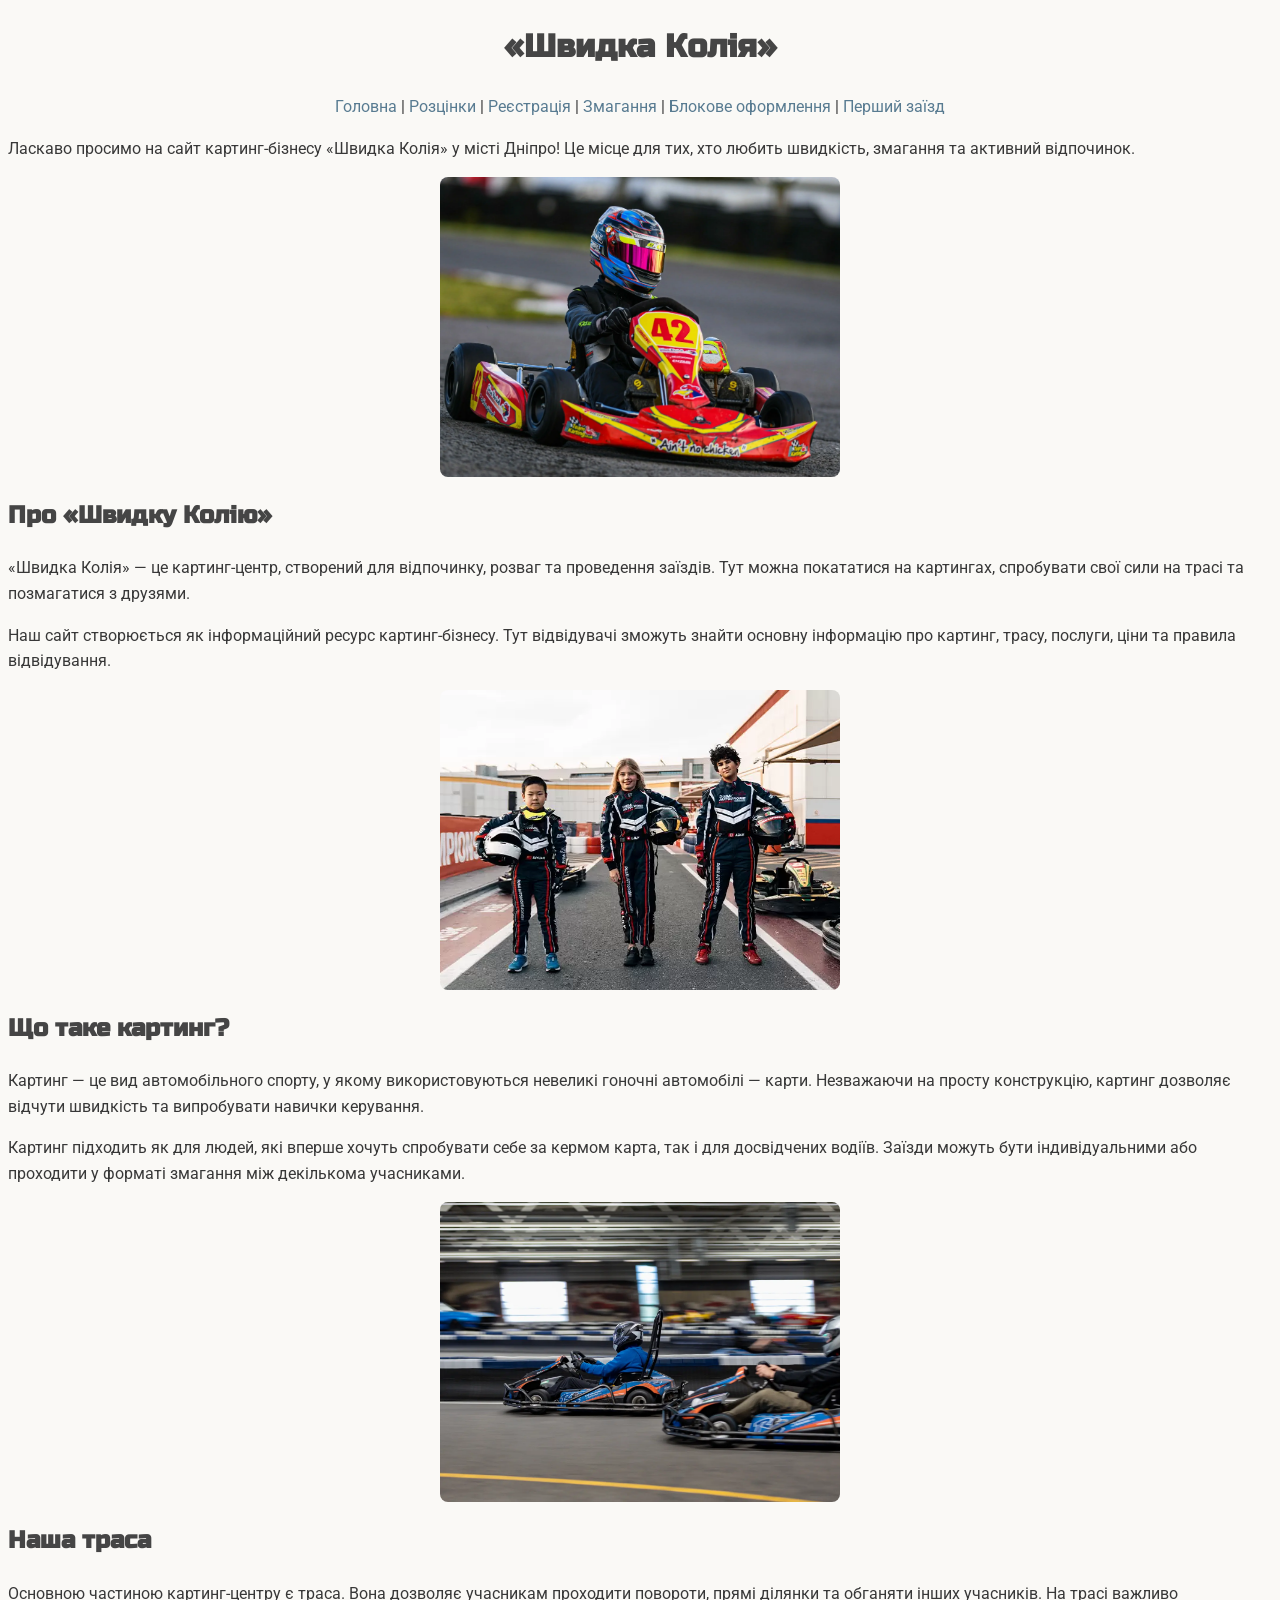
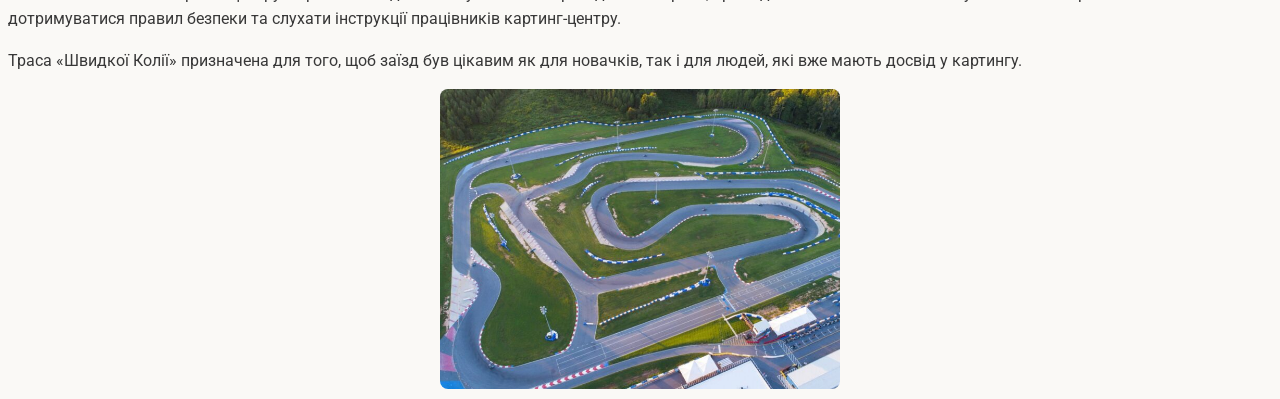
<file: index.htm>
<!DOCTYPE html>

<html>

<meta name="viewport" content="width=device-width, initial-scale=1.0">

<link rel="preconnect" href="https://fonts.googleapis.com">
<link rel="preconnect" href="https://fonts.gstatic.com" crossorigin>
<link href="https://fonts.googleapis.com/css2?family=Russo+One&family=Roboto:wght@400;500;700&display=swap" rel="stylesheet">
<link rel="stylesheet" href="style.css">

<head>
        <meta charset="UTF-8">    
    <title>Швидка Колія — картинг у Дніпрі</title>
</head>

<body>

    <h1 align="center">«Швидка Колія»</h1>

    <p align="center">
        <a href="index.htm">Головна</a> |
        <a href="prices.htm">Розцінки</a> |
        <a href="register.htm">Реєстрація</a> |
        <a href="competitions.html">Змагання</a> |
        <a href="blocks.html">Блокове оформлення</a> |
        <a href="first-visit.htm">Перший заїзд</a>
    </p>

    <p>
        Ласкаво просимо на сайт картинг-бізнесу «Швидка Колія» у місті Дніпро!
        Це місце для тих, хто любить швидкість, змагання та активний відпочинок.
    </p>

    <img src="Pictures/1.png" width="600">

    <h2>Про «Швидку Колію»</h2>

    <p>
        «Швидка Колія» — це картинг-центр, створений для відпочинку,
        розваг та проведення заїздів. Тут можна покататися на картингах,
        спробувати свої сили на трасі та позмагатися з друзями.
    </p>

    <p>
        Наш сайт створюється як інформаційний ресурс картинг-бізнесу.
        Тут відвідувачі зможуть знайти основну інформацію про картинг,
        трасу, послуги, ціни та правила відвідування.
    </p>

    <img src="Pictures/2.png" width="450">

    <h2>Що таке картинг?</h2>

    <p>
        Картинг — це вид автомобільного спорту, у якому використовуються
        невеликі гоночні автомобілі — карти. Незважаючи на просту конструкцію,
        картинг дозволяє відчути швидкість та випробувати навички керування.
    </p>

    <p>
        Картинг підходить як для людей, які вперше хочуть спробувати себе
        за кермом карта, так і для досвідчених водіїв. Заїзди можуть бути
        індивідуальними або проходити у форматі змагання між декількома
        учасниками.
    </p>

    <img src="Pictures/3.png" width="450">

    <h2>Наша траса</h2>

    <p>
        Основною частиною картинг-центру є траса. Вона дозволяє учасникам
        проходити повороти, прямі ділянки та обганяти інших учасників.
        На трасі важливо дотримуватися правил безпеки та слухати інструкції
        працівників картинг-центру.
    </p>

    <p>
        Траса «Швидкої Колії» призначена для того, щоб заїзд був цікавим
        як для новачків, так і для людей, які вже мають досвід у картингу.
    </p>

    <img src="Pictures/4.png" width="500">

</body>

</html>
</file>
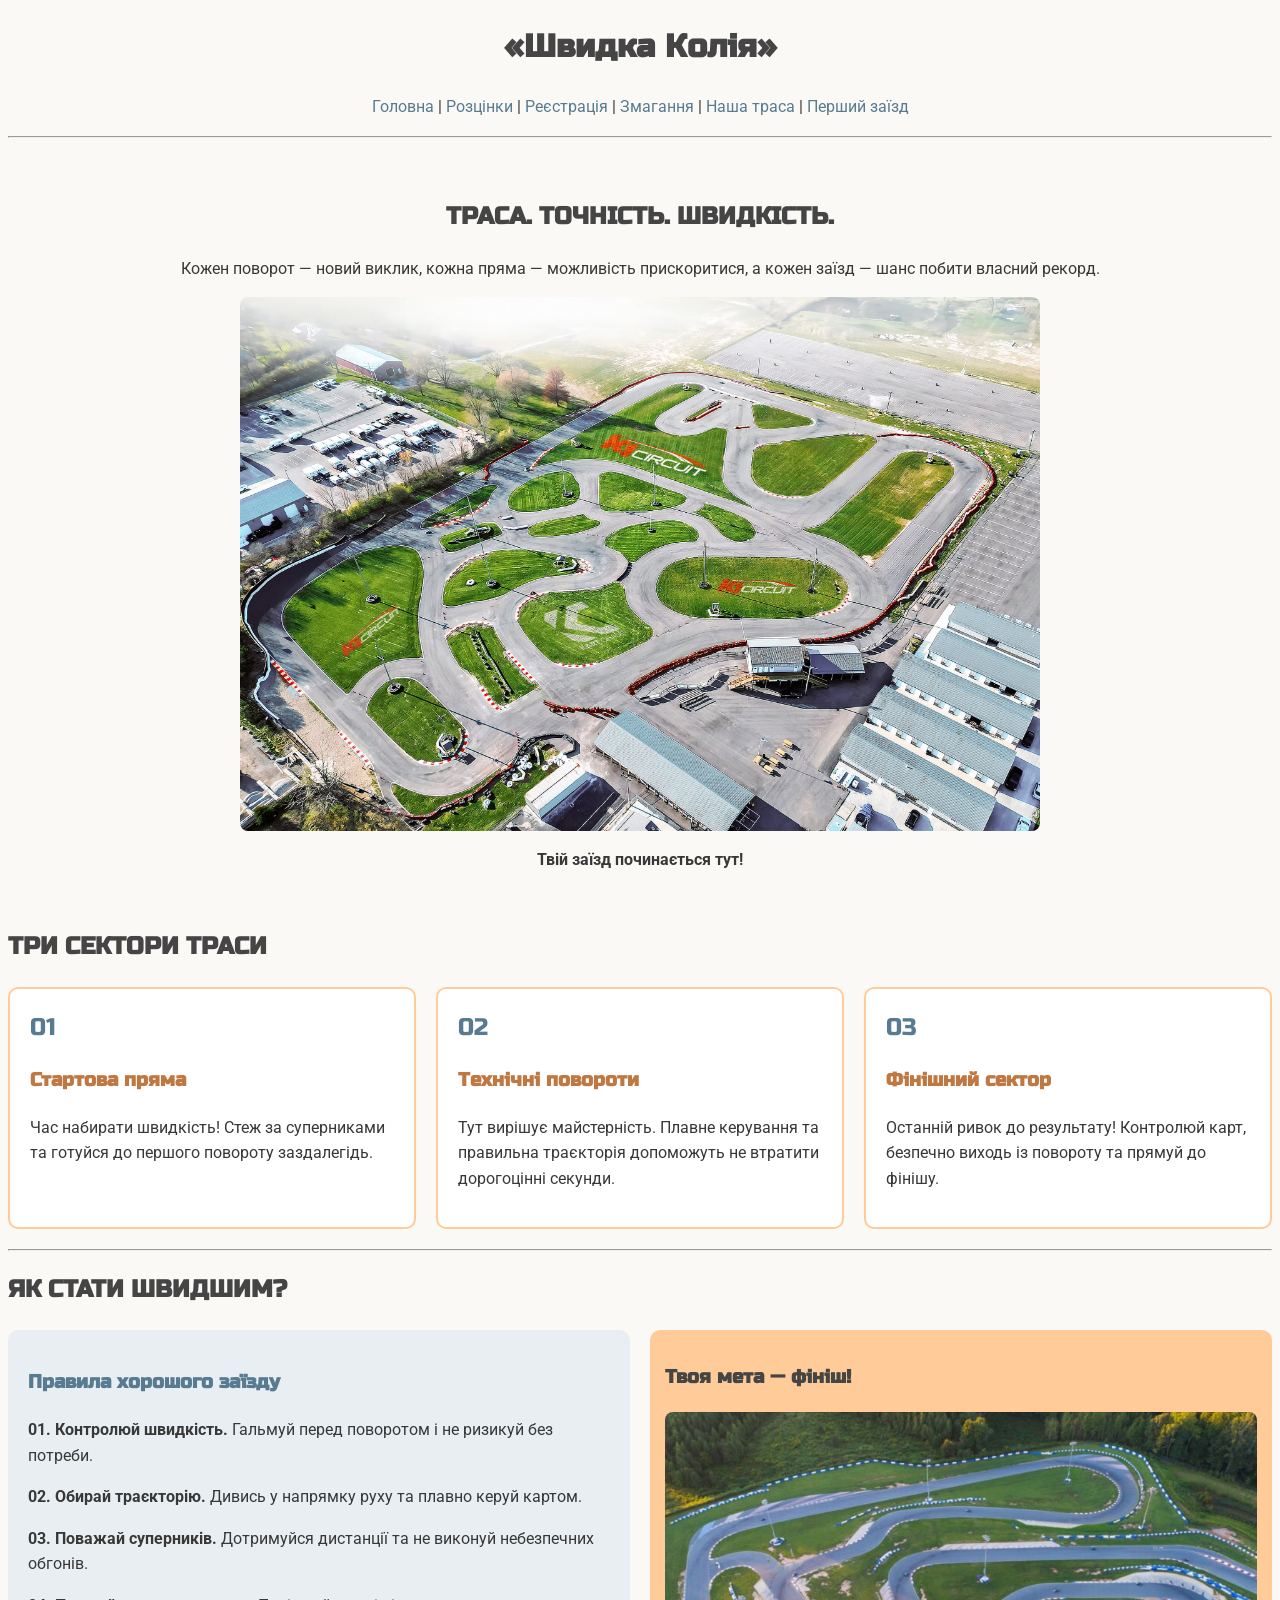
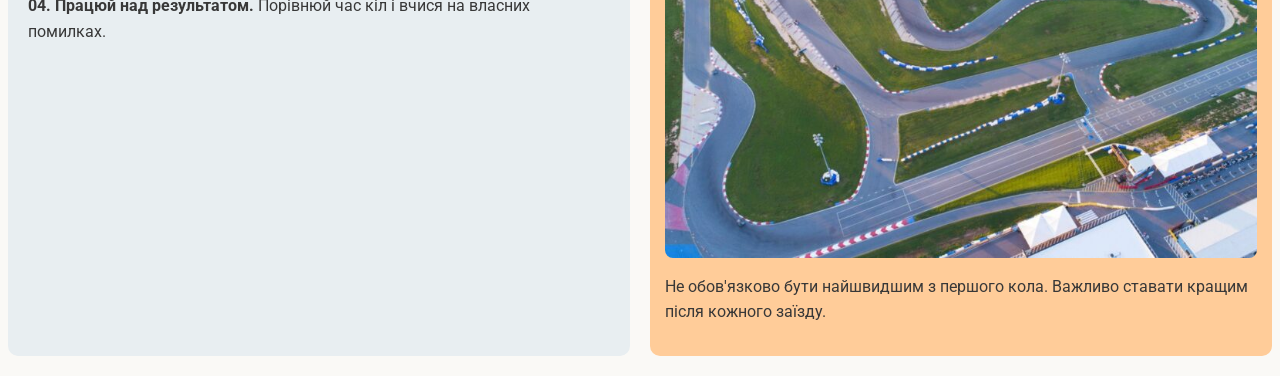
<file: blocks.html>
<!DOCTYPE html>
<html lang="uk">
<head>
    <meta charset="UTF-8">
    <meta name="viewport" content="width=device-width, initial-scale=1.0">
    <title>Наша траса — Швидка Колія</title>

    <link rel="preconnect" href="https://fonts.googleapis.com">
    <link rel="preconnect" href="https://fonts.gstatic.com" crossorigin>
    <link href="https://fonts.googleapis.com/css2?family=Russo+One&family=Roboto:wght@400;500;700&display=swap" rel="stylesheet">
    <link rel="stylesheet" href="style.css">
</head>

<body>

    <h1 align="center">«Швидка Колія»</h1>

    <p align="center">
        <a href="index.htm">Головна</a> |
        <a href="prices.htm">Розцінки</a> |
        <a href="register.htm">Реєстрація</a> |
        <a href="competitions.html">Змагання</a> |
        <a href="blocks.html">Наша траса</a> |
        <a href="first-visit.htm">Перший заїзд</a>
    </p>

    <hr>

    <div class="track-intro">
        <h2>ТРАСА. ТОЧНІСТЬ. ШВИДКІСТЬ.</h2>

        <p>
            Кожен поворот — новий виклик, кожна пряма —
            можливість прискоритися, а кожен заїзд —
            шанс побити власний рекорд.
        </p>

        <img class="track-image" src="Pictures/track.jpg"
             alt="Картингова траса">

        <p>
            <strong>Твій заїзд починається тут!</strong>
        </p>
    </div>

    <h2>ТРИ СЕКТОРИ ТРАСИ</h2>

    <div class="track-sectors">

        <div class="track-card">
            <span class="track-number">01</span>
            <h3>Стартова пряма</h3>
            <p>
                Час набирати швидкість! Стеж за суперниками
                та готуйся до першого повороту заздалегідь.
            </p>
        </div>

        <div class="track-card">
            <span class="track-number">02</span>
            <h3>Технічні повороти</h3>
            <p>
                Тут вирішує майстерність. Плавне керування
                та правильна траєкторія допоможуть
                не втратити дорогоцінні секунди.
            </p>
        </div>

        <div class="track-card">
            <span class="track-number">03</span>
            <h3>Фінішний сектор</h3>
            <p>
                Останній ривок до результату! Контролюй карт,
                безпечно виходь із повороту та прямуй до фінішу.
            </p>
        </div>

    </div>

    <hr>

    <h2>ЯК СТАТИ ШВИДШИМ?</h2>

    <div class="track-rules">

        <div class="track-rules-info">
            <h3>Правила хорошого заїзду</h3>

            <p><strong>01. Контролюй швидкість.</strong>
            Гальмуй перед поворотом і не ризикуй без потреби.</p>

            <p><strong>02. Обирай траєкторію.</strong>
            Дивись у напрямку руху та плавно керуй картом.</p>

            <p><strong>03. Поважай суперників.</strong>
            Дотримуйся дистанції та не виконуй небезпечних обгонів.</p>

            <p><strong>04. Працюй над результатом.</strong>
            Порівнюй час кіл і вчися на власних помилках.</p>
        </div>

        <div class="track-photo-block">
            <h3>Твоя мета — фініш!</h3>

            <img src="Pictures/4.png" alt="Картинг на трасі">

            <p>
                Не обов'язково бути найшвидшим з першого кола.
                Важливо ставати кращим після кожного заїзду.
            </p>
        </div>

    </div>


</body>
</html>
</file>
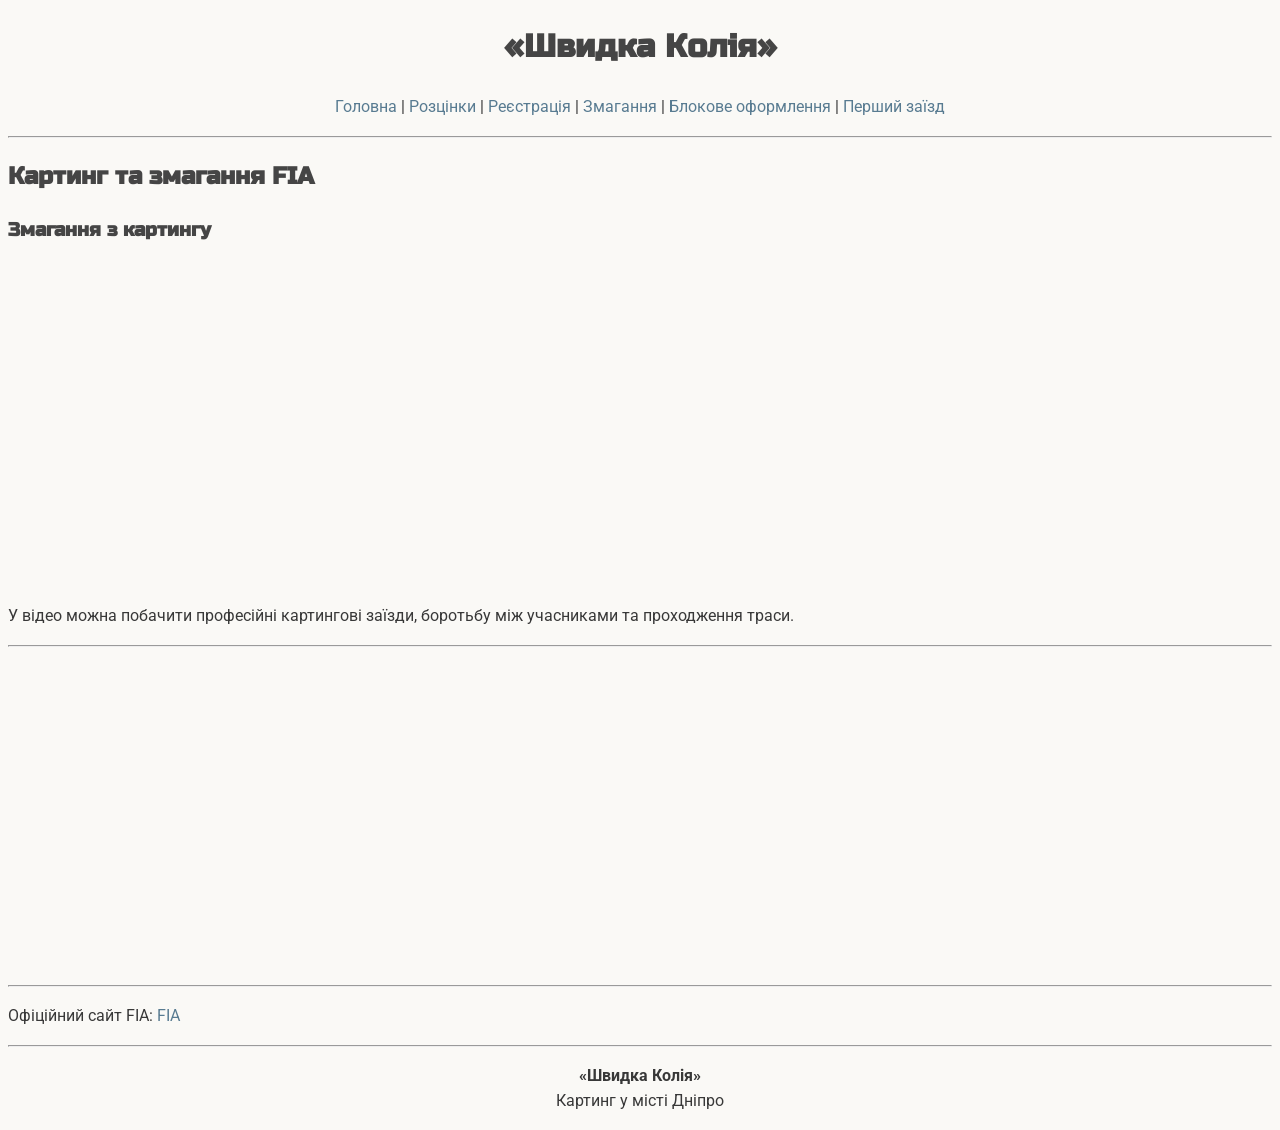
<file: competitions.html>
<!DOCTYPE html>

<html>

<meta name="viewport" content="width=device-width, initial-scale=1.0">

<link rel="preconnect" href="https://fonts.googleapis.com">
<link rel="preconnect" href="https://fonts.gstatic.com" crossorigin>
<link href="https://fonts.googleapis.com/css2?family=Russo+One&family=Roboto:wght@400;500;700&display=swap" rel="stylesheet">
<link rel="stylesheet" href="style.css">

<head>
    <meta charset="UTF-8">    
    <title>Швидка Колія</title>

</head>

<body>

    <h1 align="center">«Швидка Колія»</h1>
    
    <p align="center">
        <a href="index.htm">Головна</a> |
        <a href="prices.htm">Розцінки</a> |
        <a href="register.htm">Реєстрація</a> |
        <a href="competitions.html">Змагання</a> |
        <a href="blocks.html">Блокове оформлення</a> |
        <a href="first-visit.htm">Перший заїзд</a>
    </p>

    <hr>

    <h2>Картинг та змагання FIA</h2>


    <h3>Змагання з картингу</h3>


    <iframe width="560" 
        height="315" 
        src="https://www.youtube.com/embed/pPbuffXg3Ec?si=jRXpspkGD0UnVBq8" 
        title="YouTube video player" frameborder="0" allow="accelerometer; 
        autoplay; clipboard-write; encrypted-media; gyroscope; picture-in-picture; 
        web-share" referrerpolicy="strict-origin-when-cross-origin" allowfullscreen>
    </iframe>


    <p>
        У відео можна побачити професійні картингові заїзди, боротьбу між учасниками та проходження траси.
    </p>

    <hr>

    <iframe width="560" 
        height="315" 
        src="https://www.youtube.com/embed/TZxzy0o_HL0?si=t3bvvQypiApuY9XY" 
        title="YouTube video player" frameborder="0" allow="accelerometer; autoplay; 
        clipboard-write; encrypted-media; gyroscope; picture-in-picture; web-share" 
        referrerpolicy="strict-origin-when-cross-origin" 
        allowfullscreen>
    </iframe>

    <hr>

    <p>
        Офіційний сайт FIA:
        <a href="https://www.fia.com/" target="_blank">
            FIA
        </a>
    </p>

    <hr>


    <p align="center">
        <b>«Швидка Колія»</b><br>
        Картинг у місті Дніпро
    </p>

</body>

</html>
</file>
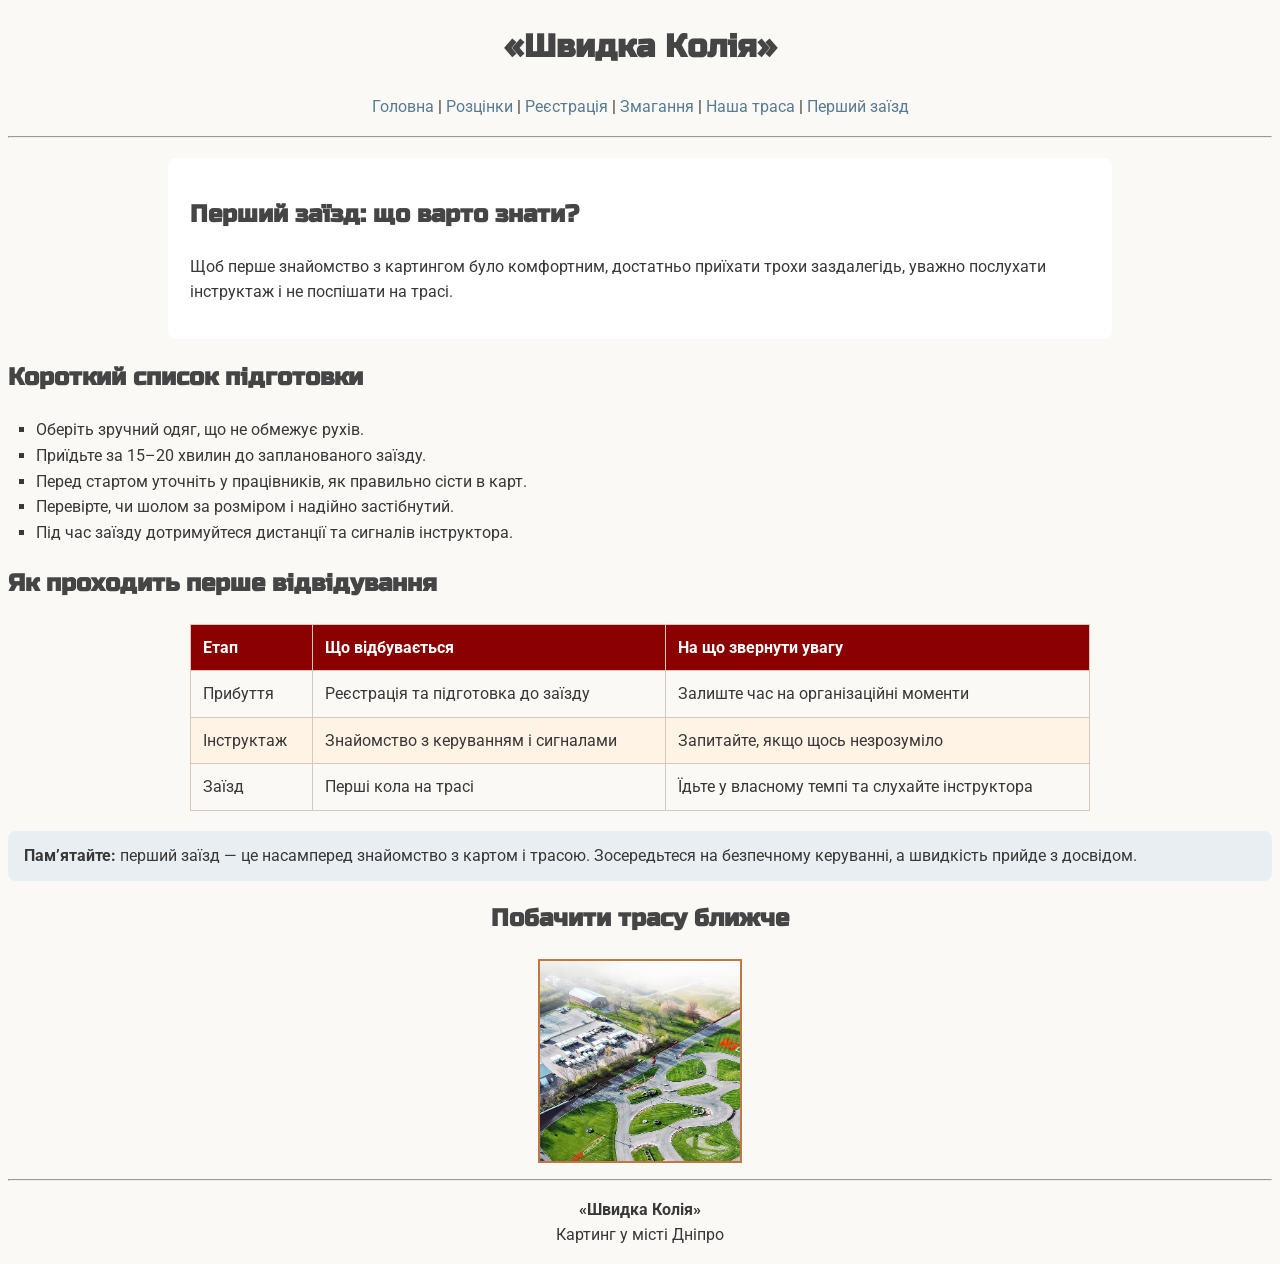
<file: first-visit.htm>
<!DOCTYPE html>
<html lang="uk">
<head>
    <meta charset="UTF-8">
    <meta name="viewport" content="width=device-width, initial-scale=1.0">
    <title>Перший заїзд — Швидка Колія</title>

    <link rel="preconnect" href="https://fonts.googleapis.com">
    <link rel="preconnect" href="https://fonts.gstatic.com" crossorigin>
    <link href="https://fonts.googleapis.com/css2?family=Russo+One&family=Roboto:wght@400;500;700&display=swap" rel="stylesheet">
    <link rel="stylesheet" href="style.css">
    <link rel="stylesheet" href="first-visit.css">
</head>

<body>
    <h1 align="center">«Швидка Колія»</h1>

    <p align="center">
        <a href="index.htm">Головна</a> |
        <a href="prices.htm">Розцінки</a> |
        <a href="register.htm">Реєстрація</a> |
        <a href="competitions.html">Змагання</a> |
        <a href="blocks.html">Наша траса</a> |
        <a href="first-visit.htm">Перший заїзд</a>
    </p>

    <hr>

    <main>
        <section class="prep-intro">
            <h2>Перший заїзд: що варто знати?</h2>
            <p>
                Щоб перше знайомство з картингом було комфортним,
                достатньо приїхати трохи заздалегідь, уважно послухати
                інструктаж і не поспішати на трасі. 
            </p>
        </section>

        <h2>Короткий список підготовки</h2>
        <ul class="prep-checklist">
            <li>Оберіть зручний одяг, що не обмежує рухів.</li>
            <li>Приїдьте за 15–20 хвилин до запланованого заїзду.</li>
            <li>Перед стартом уточніть у працівників, як правильно сісти в карт.</li>
            <li>Перевірте, чи шолом за розміром і надійно застібнутий.</li>
            <li>Під час заїзду дотримуйтеся дистанції та сигналів інструктора.</li>
        </ul>

        <h2>Як проходить перше відвідування</h2>
        <table class="prep-table">
            <thead>
                <tr>
                    <th scope="col">Етап</th>
                    <th scope="col">Що відбувається</th>
                    <th scope="col">На що звернути увагу</th>
                </tr>
            </thead>
            <tbody>
                <tr>
                    <td>Прибуття</td>
                    <td>Реєстрація та підготовка до заїзду</td>
                    <td>Залиште час на організаційні моменти</td>
                </tr>
                <tr>
                    <td>Інструктаж</td>
                    <td>Знайомство з керуванням і сигналами</td>
                    <td>Запитайте, якщо щось незрозуміло</td>
                </tr>
                <tr>
                    <td>Заїзд</td>
                    <td>Перші кола на трасі</td>
                    <td>Їдьте у власному темпі та слухайте інструктора</td>
                </tr>
            </tbody>
        </table>

        <p class="prep-note">
            <strong>Пам’ятайте:</strong> перший заїзд — це насамперед знайомство
            з картом і трасою. Зосередьтеся на безпечному керуванні, а швидкість
            прийде з досвідом.
        </p>

        <h2 align="center">Побачити трасу ближче</h2>

        <div class="prep-image-frame">
            <img src="Pictures/track.jpg" alt="Вигляд картингової траси">
        </div>
    </main>

    <hr>

    <p align="center">
        <b>«Швидка Колія»</b><br>
        Картинг у місті Дніпро
    </p>
</body>
</html>
</file>
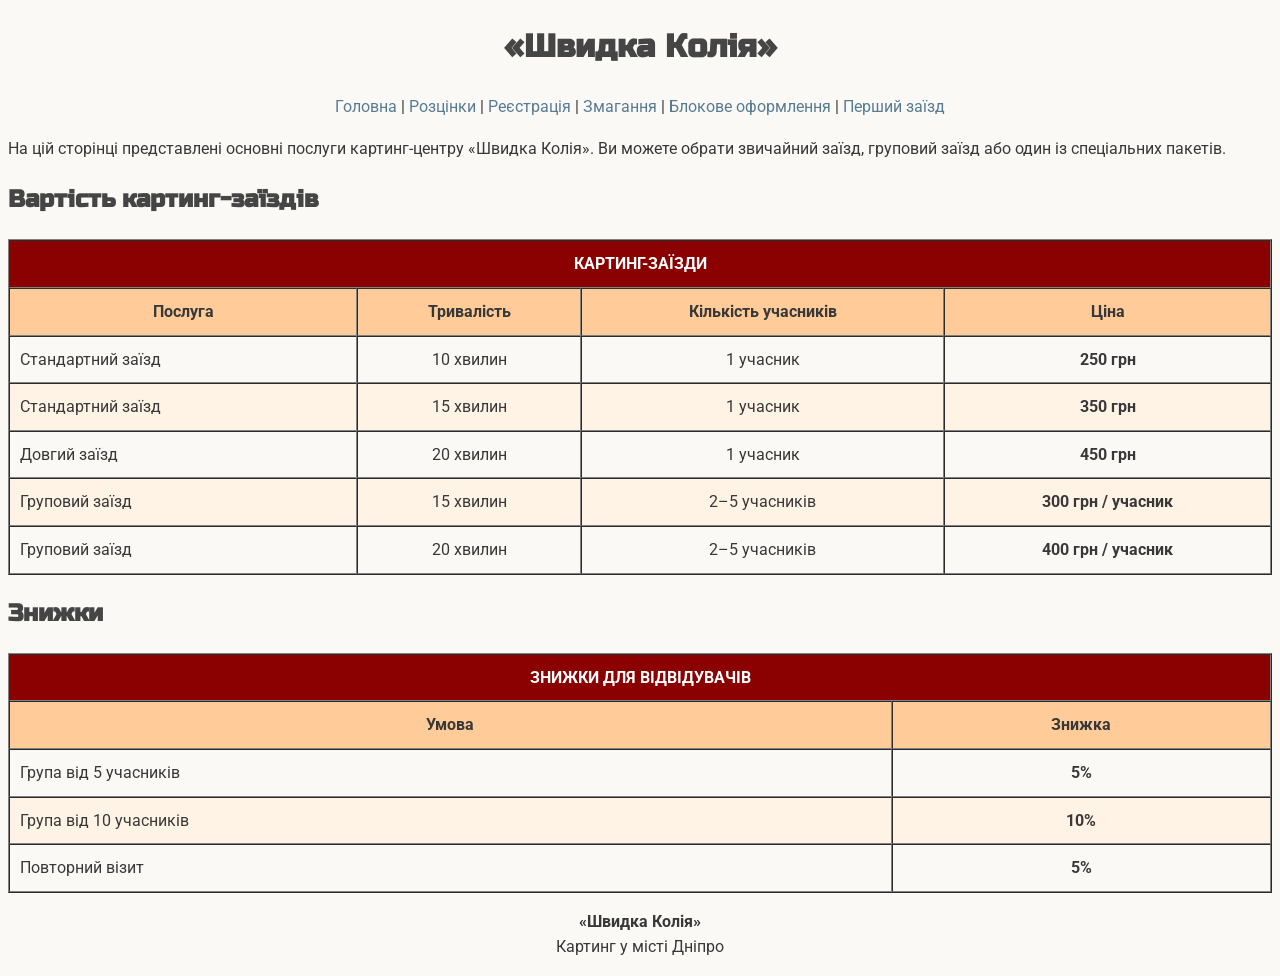
<file: prices.htm>
<!DOCTYPE html>

<html>

<meta name="viewport" content="width=device-width, initial-scale=1.0">

<link rel="preconnect" href="https://fonts.googleapis.com">
<link rel="preconnect" href="https://fonts.gstatic.com" crossorigin>
<link href="https://fonts.googleapis.com/css2?family=Russo+One&family=Roboto:wght@400;500;700&display=swap" rel="stylesheet">
<link rel="stylesheet" href="style.css">


<head>
        <meta charset="UTF-8">    
    <title>Розцінки</title>
</head>

<body>

    <h1 align="center">«Швидка Колія»</h1>

    <p align="center">
        <a href="index.htm">Головна</a> |
        <a href="prices.htm">Розцінки</a> |
        <a href="register.htm">Реєстрація</a> |
        <a href="competitions.html">Змагання</a> |
        <a href="blocks.html">Блокове оформлення</a> |
        <a href="first-visit.htm">Перший заїзд</a>
    </p>

    <p>
        На цій сторінці представлені основні послуги картинг-центру
        «Швидка Колія». Ви можете обрати звичайний заїзд, груповий
        заїзд або один із спеціальних пакетів.
    </p>


    <h2>Вартість картинг-заїздів</h2>

    <table border="1" width="100%" cellpadding="10" cellspacing="0">

        <tr bgcolor="#8B0000">
            <th colspan="4">
                <font color="white">КАРТИНГ-ЗАЇЗДИ</font>
            </th>
        </tr>

        <tr bgcolor="#FFCC99">
            <th>Послуга</th>
            <th>Тривалість</th>
            <th>Кількість учасників</th>
            <th>Ціна</th>
        </tr>

        <tr>
            <td>Стандартний заїзд</td>
            <td align="center">10 хвилин</td>
            <td align="center">1 учасник</td>
            <td align="center"><b>250 грн</b></td>
        </tr>

        <tr bgcolor="#FFF3E6">
            <td>Стандартний заїзд</td>
            <td align="center">15 хвилин</td>
            <td align="center">1 учасник</td>
            <td align="center"><b>350 грн</b></td>
        </tr>

        <tr>
            <td>Довгий заїзд</td>
            <td align="center">20 хвилин</td>
            <td align="center">1 учасник</td>
            <td align="center"><b>450 грн</b></td>
        </tr>

        <tr bgcolor="#FFF3E6">
            <td>Груповий заїзд</td>
            <td align="center">15 хвилин</td>
            <td align="center">2–5 учасників</td>
            <td align="center"><b>300 грн / учасник</b></td>
        </tr>

        <tr>
            <td>Груповий заїзд</td>
            <td align="center">20 хвилин</td>
            <td align="center">2–5 учасників</td>
            <td align="center"><b>400 грн / учасник</b></td>
        </tr>

    </table>


   

    <h2>Знижки</h2>

    <table border="1" width="100%" cellpadding="10" cellspacing="0">

        <tr bgcolor="#8B0000">
            <th colspan="2">
                <font color="white">ЗНИЖКИ ДЛЯ ВІДВІДУВАЧІВ</font>
            </th>
        </tr>

        <tr bgcolor="#FFCC99">
            <th>Умова</th>
            <th>Знижка</th>
        </tr>

        <tr>
            <td>Група від 5 учасників</td>
            <td align="center"><b>5%</b></td>
        </tr>

        <tr bgcolor="#FFF3E6">
            <td>Група від 10 учасників</td>
            <td align="center"><b>10%</b></td>
        </tr>

        <tr>
            <td>Повторний візит</td>
            <td align="center"><b>5%</b></td>
        </tr>

    </table>

    <p align="center">
        <b>«Швидка Колія»</b><br>
        Картинг у місті Дніпро
    </p>

</body>

</html>
</file>
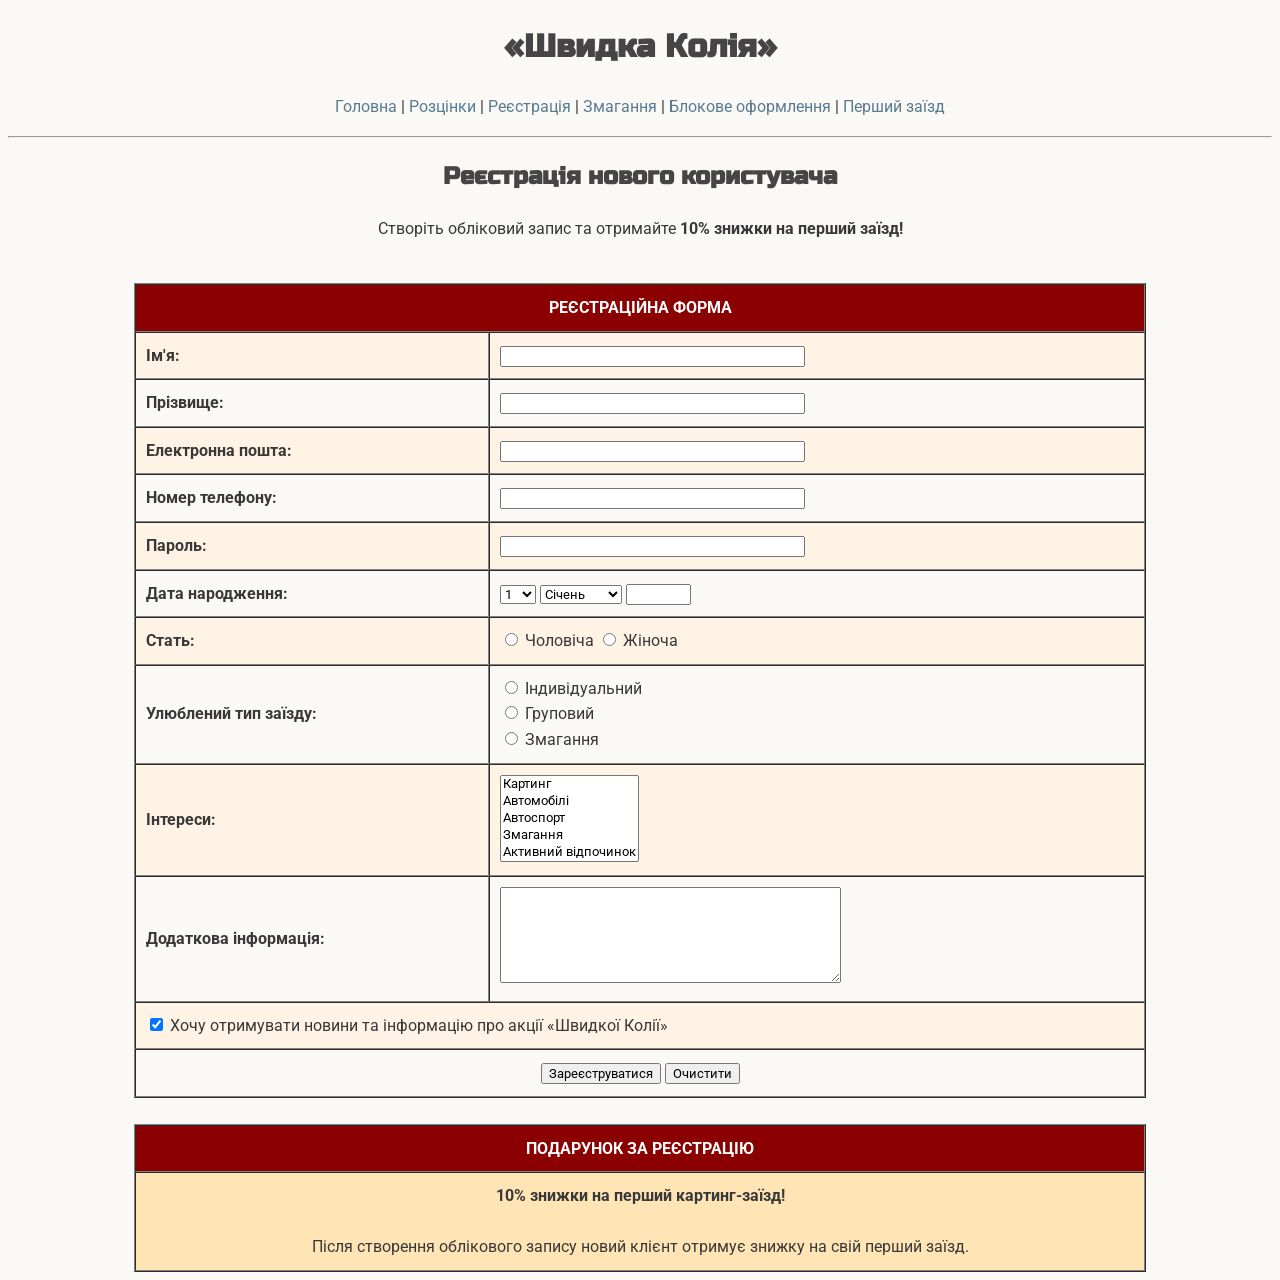
<file: register.htm>
<!DOCTYPE html>

<html>

<meta name="viewport" content="width=device-width, initial-scale=1.0">

<link rel="preconnect" href="https://fonts.googleapis.com">
<link rel="preconnect" href="https://fonts.gstatic.com" crossorigin>
<link href="https://fonts.googleapis.com/css2?family=Russo+One&family=Roboto:wght@400;500;700&display=swap" rel="stylesheet">
<link rel="stylesheet" href="style.css">


<head>
        <meta charset="UTF-8">    
    <title>Швидка Колія — Реєстрація</title>
</head>

<body>

    <h1 align="center">«Швидка Колія»</h1>

    <p align="center">
        <a href="index.htm">Головна</a> |
        <a href="prices.htm">Розцінки</a> |
        <a href="register.htm">Реєстрація</a> |
        <a href="competitions.html">Змагання</a> |
        <a href="blocks.html">Блокове оформлення</a> |
        <a href="first-visit.htm">Перший заїзд</a>
    </p> 

    <hr>

    <h2 align="center">Реєстрація нового користувача</h2>

    <p align="center">
        Створіть обліковий запис та отримайте
        <b>10% знижки на перший заїзд!</b>
    </p>

    <br>

    <form action="form_send.php" method="post">

        <table border="1" width="80%" align="center" cellpadding="10" cellspacing="0">

            <tr bgcolor="#8B0000">
                <th colspan="2">
                    <font color="white">РЕЄСТРАЦІЙНА ФОРМА</font>
                </th>
            </tr>

            <tr bgcolor="#FFF3E6">
                <td width="35%">
                    <b>Ім'я:</b>
                </td>
                <td>
                    <input type="text" name="name" size="35">
                </td>
            </tr>

            <tr>
                <td>
                    <b>Прізвище:</b>
                </td>
                <td>
                    <input type="text" name="surname" size="35">
                </td>
            </tr>

            <tr bgcolor="#FFF3E6">
                <td>
                    <b>Електронна пошта:</b>
                </td>
                <td>
                    <input type="email" name="email" size="35">
                </td>
            </tr>

            <tr>
                <td>
                    <b>Номер телефону:</b>
                </td>
                <td>
                    <input type="text" name="phone" size="35">
                </td>
            </tr>

            <tr bgcolor="#FFF3E6">
                <td>
                    <b>Пароль:</b>
                </td>
                <td>
                    <input type="password" name="password" size="35">
                </td>
            </tr>

            <tr>
                <td>
                    <b>Дата народження:</b>
                </td>
                <td>
                    <select name="day">
                        <option>1</option>
                        <option>2</option>
                        <option>3</option>
                        <option>4</option>
                        <option>5</option>
                        <option>6</option>
                        <option>7</option>
                        <option>8</option>
                        <option>9</option>
                        <option>10</option>
                        <option>11</option>
                        <option>12</option>
                        <option>13</option>
                        <option>14</option>
                        <option>15</option>
                        <option>16</option>
                        <option>17</option>
                        <option>18</option>
                        <option>19</option>
                        <option>20</option>
                        <option>21</option>
                        <option>22</option>
                        <option>23</option>
                        <option>24</option>
                        <option>25</option>
                        <option>26</option>
                        <option>27</option>
                        <option>28</option>
                        <option>29</option>
                        <option>30</option>
                        <option>31</option>
                    </select>

                    <select name="month">
                        <option>Січень</option>
                        <option>Лютий</option>
                        <option>Березень</option>
                        <option>Квітень</option>
                        <option>Травень</option>
                        <option>Червень</option>
                        <option>Липень</option>
                        <option>Серпень</option>
                        <option>Вересень</option>
                        <option>Жовтень</option>
                        <option>Листопад</option>
                        <option>Грудень</option>
                    </select>

                    <input type="text" name="year" size="5" maxlength="4">
                </td>
            </tr>

            <tr bgcolor="#FFF3E6">
                <td>
                    <b>Стать:</b>
                </td>
                <td>
                    <input type="radio" name="gender" value="male">
                    Чоловіча

                    <input type="radio" name="gender" value="female">
                    Жіноча
                </td>
            </tr>

            <tr>
                <td>
                    <b>Улюблений тип заїзду:</b>
                </td>
                <td>
                    <input type="radio" name="race" value="individual">
                    Індивідуальний

                    <br>

                    <input type="radio" name="race" value="group">
                    Груповий

                    <br>

                    <input type="radio" name="race" value="competition">
                    Змагання
                </td>
            </tr>

            <tr bgcolor="#FFF3E6">
                <td>
                    <b>Інтереси:</b>
                </td>
                <td>
                    <select name="interests" multiple size="5">
                        <option>Картинг</option>
                        <option>Автомобілі</option>
                        <option>Автоспорт</option>
                        <option>Змагання</option>
                        <option>Активний відпочинок</option>
                    </select>
                </td>
            </tr>

            <tr>
                <td>
                    <b>Додаткова інформація:</b>
                </td>
                <td>
                    <textarea name="information" rows="6" cols="40"></textarea>
                </td>
            </tr>

            <tr bgcolor="#FFF3E6">
                <td colspan="2">
                    <input type="checkbox" name="news" checked>
                    Хочу отримувати новини та інформацію
                    про акції «Швидкої Колії»
                </td>
            </tr>

            <tr>
                <td colspan="2" align="center">

                    <input type="submit" value="Зареєструватися">

                    <input type="reset" value="Очистити">

                </td>
            </tr>

        </table>

    </form>

    <br>

    <table border="1" width="80%" align="center" cellpadding="10" cellspacing="0">

        <tr bgcolor="#8B0000">
            <th>
                <font color="white">ПОДАРУНОК ЗА РЕЄСТРАЦІЮ</font>
            </th>
        </tr>

        <tr bgcolor="#FFE4B5">
            <td align="center">
                <b>10% знижки на перший картинг-заїзд!</b>
                <br><br>
                Після створення облікового запису новий клієнт
                отримує знижку на свій перший заїзд.
            </td>
        </tr>

    </table>

</body>

</html>
</file>
<file: style.css>
body {
    font-family: 'Roboto', sans-serif;
    background-color: #faf9f6;
    color: #383838;
    line-height: 1.6;
}

h1, h2, h3 {
    font-family: 'Russo One', sans-serif;
    color: #454545;
}

a {
    color: #587b91;
    text-decoration: none;
}

a:hover {
    color: #c07843;
    text-decoration: underline;
}

img {
    display: block;
    width: 400px;
    height: 300px;
    object-fit: cover;
    margin: 10px auto;
    border-radius: 8px;
    transition: transform 0.2s;
}

img:hover {
    transform: scale(1.02);
}

::selection {
    background-color: #FFCC99;
    color: #333333;
}

input, select, textarea {
    font-family: 'Roboto', sans-serif;
}

iframe {
    max-width: 100%;
}





.track-intro {
    text-align: center;
    padding: 20px;
    border-radius: 12px;
    margin: 20px 0;
}

.track-intro h2 {
    color: #454545;
}

.track-image {
    width: 100%;
    max-width: 800px;
    height: auto;
    object-fit: cover;
}

.track-sectors {
    display: flex;
    flex-wrap: wrap;
    gap: 20px;
    margin: 20px 0;
}

.track-card {
    flex: 1 1 220px;
    padding: 20px;
    background-color: #ffffff;
    border: 2px solid #FFCC99;
    border-radius: 10px;
    box-sizing: border-box;
}

.track-card h3 {
    color: #c07843;
}

.track-number {
    font-family: 'Russo One', sans-serif;
    color: #587b91;
    font-size: 24px;
}

.track-rules {
    display: flex;
    flex-wrap: wrap;
    gap: 20px;
    margin: 20px 0;
}

.track-rules-info {
    flex: 1 1 250px;
    padding: 20px;
    background-color: #e8eef1;
    border-radius: 10px;
    box-sizing: border-box;
}

.track-rules-info h3 {
    color: #587b91;
}

.track-photo-block {
    flex: 1 1 250px;
    padding: 15px;
    background-color: #FFCC99;
    border-radius: 10px;
    box-sizing: border-box;
}

.track-photo-block img {
    width: 100%;
    height: auto;
}
</file>
<file: first-visit.css>
.prep-intro {
    max-width: 900px;
    margin: 20px auto;
    padding: 18px 22px;
    background-color: #ffffff;
    border-radius: 8px;
}

.prep-checklist {
    padding-left: 28px;
    list-style-type: square;
    list-style-position: outside;
}

.prep-table {
    width: 100%;
    max-width: 900px;
    margin: 20px auto;
    border: 1px solid #c07843;
    border-collapse: collapse;
    text-align: left;
}

.prep-table th,
.prep-table td {
    padding: 10px 12px;
    border: 1px solid #d8c8b9;
}

.prep-table thead {
    color: #ffffff;
    background-color: #8b0000;
}

.prep-table tbody tr:nth-child(even) {
    background-color: #fff3e6;
}

.prep-note {
    padding: 12px 16px;
    background-color: #e8eef1;
    border-radius: 8px;
}

.prep-image-frame {
    width: 200px;
    height: 200px;
    margin: 16px auto;
    overflow: auto;
    border: 2px solid #c07843;
    scrollbar-color: #8b0000 #fff3e6;
    scrollbar-width: thin;
}

.prep-image-frame img {
    width: 400px;
    height: 300px;
    max-width: none;
    margin: 0;
    border-radius: 0;
    transition: none;
}
</file>
